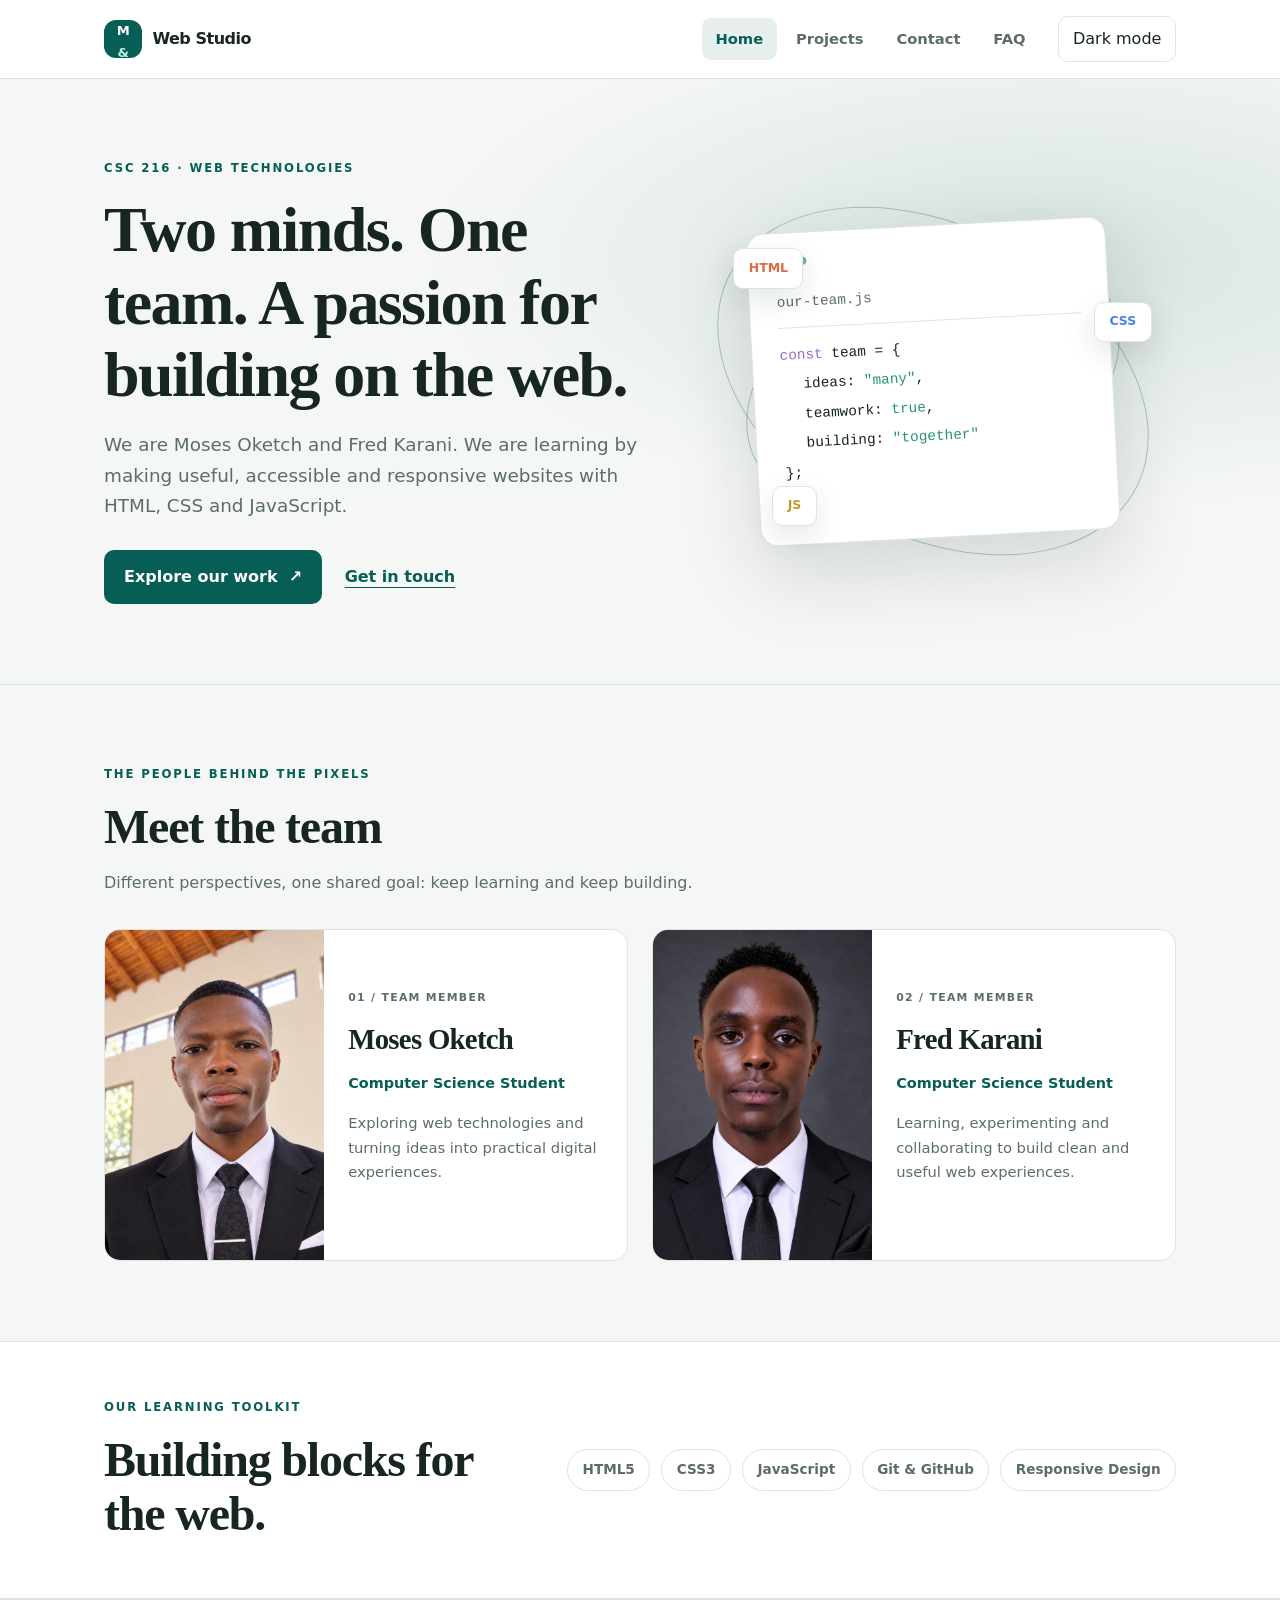
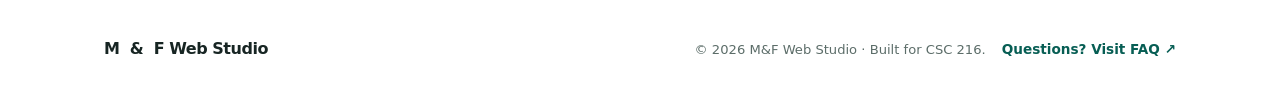
<file: index.html>
<!DOCTYPE html>
<html lang="en">
<head>
  <meta charset="UTF-8">
  <meta name="viewport" content="width=device-width, initial-scale=1.0">
  <meta name="description" content="Meet Moses Oketch and Fred Karani, a student web development team building thoughtful digital experiences.">
  <title>Home | M&F Web Studio</title>
  <link rel="stylesheet" href="css/styles.css">
  <script src="js/script.js" defer></script>
</head>
<body>
  <a class="skip-link" href="#main">Skip to main content</a>
  <header class="site-header">
    <div class="container header-inner">
      <a class="logo" href="index.html"><span class="logo-mark">M<span>&</span>F</span> Web Studio</a>
      <button class="nav-toggle" type="button" aria-expanded="false" aria-controls="site-nav">Menu</button>
      <nav id="site-nav" class="site-nav" aria-label="Main navigation">
        <ul>
          <li><a href="index.html" aria-current="page">Home</a></li>
          <li><a href="projects.html">Projects</a></li>
          <li><a href="contact.html">Contact</a></li>
          <li><a href="faq.html">FAQ</a></li>
        </ul>
      </nav>
      <button class="theme-toggle" type="button" aria-pressed="false">Dark mode</button>
    </div>
  </header>

  <main id="main">
    <section class="hero">
      <div class="container hero-inner">
        <div class="hero-copy">
          <p class="eyebrow">CSC 216 · Web Technologies</p>
          <h1>Two minds. One team. A passion for building on the web.</h1>
          <p class="lead">We are Moses Oketch and Fred Karani. We are learning by making useful, accessible and responsive websites with HTML, CSS and JavaScript.</p>
          <div class="hero-actions">
            <a class="button" href="projects.html">Explore our work <span aria-hidden="true">↗</span></a>
            <a class="text-link" href="contact.html">Get in touch</a>
          </div>
        </div>
        <div class="hero-art" aria-hidden="true">
          <div class="art-orbit orbit-one"></div><div class="art-orbit orbit-two"></div>
          <div class="code-card"><span class="code-dot"></span><span class="code-dot"></span><span class="code-dot"></span>
            <p class="code-muted">our-team.js</p>
            <p><span class="code-purple">const</span> team = {</p>
            <p class="code-indent">ideas: <span class="code-green">"many"</span>,</p>
            <p class="code-indent">teamwork: <span class="code-green">true</span>,</p>
            <p class="code-indent">building: <span class="code-green">"together"</span></p>
            <p>};</p>
            <p class="code-cursor">_</p>
          </div>
          <div class="floating-chip chip-html">HTML</div><div class="floating-chip chip-css">CSS</div><div class="floating-chip chip-js">JS</div>
        </div>
      </div>
    </section>

    <section class="container section">
      <div class="section-heading">
        <p class="eyebrow">The people behind the pixels</p>
        <h2>Meet the team</h2>
        <p>Different perspectives, one shared goal: keep learning and keep building.</p>
      </div>
      <div class="team-grid">
        <article class="profile-card">
          <div class="profile-image-wrap"><img src="images/moses-oketch.jpg" width="900" height="1200" alt="Portrait of Moses Oketch"></div>
          <div class="profile-info"><p class="profile-number">01 / TEAM MEMBER</p><h3>Moses Oketch</h3><p class="role">Computer Science Student</p><p>Exploring web technologies and turning ideas into practical digital experiences.</p></div>
        </article>
        <article class="profile-card">
          <div class="profile-image-wrap"><img src="images/fred-karani.jpg" width="900" height="1200" alt="Portrait of Fred Karani"></div>
          <div class="profile-info"><p class="profile-number">02 / TEAM MEMBER</p><h3>Fred Karani</h3><p class="role">Computer Science Student</p><p>Learning, experimenting and collaborating to build clean and useful web experiences.</p></div>
        </article>
      </div>
    </section>

    <section class="skills-band">
      <div class="container skills-inner">
        <div><p class="eyebrow">Our learning toolkit</p><h2>Building blocks for the web.</h2></div>
        <div class="skill-pills"><span>HTML5</span><span>CSS3</span><span>JavaScript</span><span>Git & GitHub</span><span>Responsive Design</span></div>
      </div>
    </section>
  </main>
  <footer class="site-footer"><div class="container footer-inner"><a class="logo" href="index.html">M<span>&</span>F Web Studio</a><p>© <span id="year">2026</span> M&F Web Studio · Built for CSC 216.</p><a href="faq.html">Questions? Visit FAQ ↗</a></div></footer>
</body>
</html>
</file>
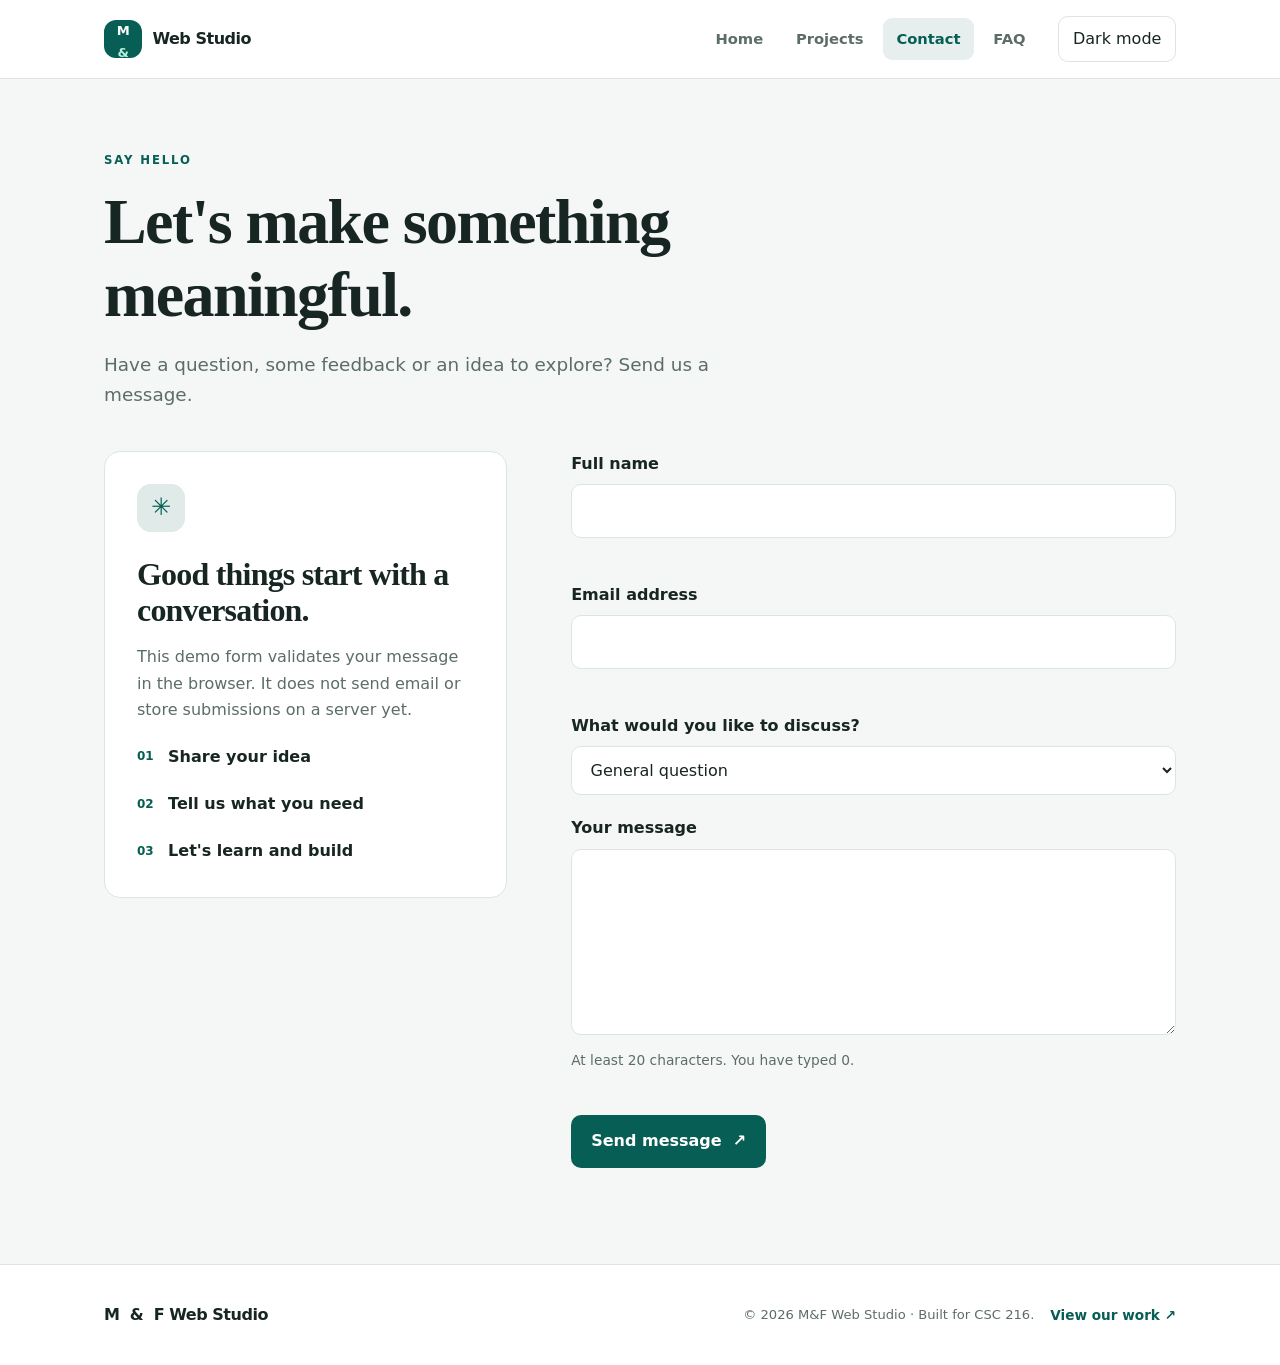
<file: contact.html>
<!DOCTYPE html>
<html lang="en">
<head>
  <meta charset="UTF-8">
  <meta name="viewport" content="width=device-width, initial-scale=1.0">
  <meta name="description" content="Contact M&F Web Studio with a question, idea or collaboration proposal.">
  <title>Contact | M&F Web Studio</title>
  <link rel="stylesheet" href="css/styles.css">
  <script src="js/script.js" defer></script>
</head>
<body>
  <a class="skip-link" href="#main">Skip to main content</a>
  <header class="site-header"><div class="container header-inner">
    <a class="logo" href="index.html"><span class="logo-mark">M<span>&</span>F</span> Web Studio</a>
    <button class="nav-toggle" type="button" aria-expanded="false" aria-controls="site-nav">Menu</button>
    <nav id="site-nav" class="site-nav" aria-label="Main navigation"><ul>
      <li><a href="index.html">Home</a></li><li><a href="projects.html">Projects</a></li><li><a href="contact.html" aria-current="page">Contact</a></li><li><a href="faq.html">FAQ</a></li>
    </ul></nav>
    <button class="theme-toggle" type="button" aria-pressed="false">Dark mode</button>
  </div></header>
  <main id="main" class="container">
    <header class="page-header"><p class="eyebrow">Say hello</p><h1>Let's make something meaningful.</h1><p class="lead">Have a question, some feedback or an idea to explore? Send us a message.</p></header>
    <div class="contact-layout">
      <aside class="contact-aside"><span class="aside-icon">✳</span><h2>Good things start with a conversation.</h2><p>This demo form validates your message in the browser. It does not send email or store submissions on a server yet.</p><div class="contact-note"><span>01</span><p>Share your idea</p></div><div class="contact-note"><span>02</span><p>Tell us what you need</p></div><div class="contact-note"><span>03</span><p>Let's learn and build</p></div></aside>
      <form id="contact-form" class="contact-form" novalidate>
        <div class="field"><label for="name">Full name</label><input type="text" id="name" name="name" autocomplete="name" required aria-describedby="name-error"><p class="error" id="name-error"></p></div>
        <div class="field"><label for="email">Email address</label><input type="email" id="email" name="email" autocomplete="email" required aria-describedby="email-error"><p class="error" id="email-error"></p></div>
        <div class="field"><label for="topic">What would you like to discuss?</label><select id="topic" name="topic"><option value="general">General question</option><option value="collaboration">Collaboration</option><option value="feedback">Feedback on our site</option></select></div>
        <div class="field"><label for="message">Your message</label><textarea id="message" name="message" rows="6" required minlength="20" aria-describedby="message-hint message-error"></textarea><p class="hint" id="message-hint">At least 20 characters. You have typed <span id="char-count">0</span>.</p><p class="error" id="message-error"></p></div>
        <button class="button" type="submit">Send message <span aria-hidden="true">↗</span></button><p id="form-status" class="form-status" role="status"></p>
      </form>
    </div>
  </main>
  <footer class="site-footer"><div class="container footer-inner"><a class="logo" href="index.html">M<span>&</span>F Web Studio</a><p>© <span id="year">2026</span> M&F Web Studio · Built for CSC 216.</p><a href="projects.html">View our work ↗</a></div></footer>
</body>
</html>
</file>
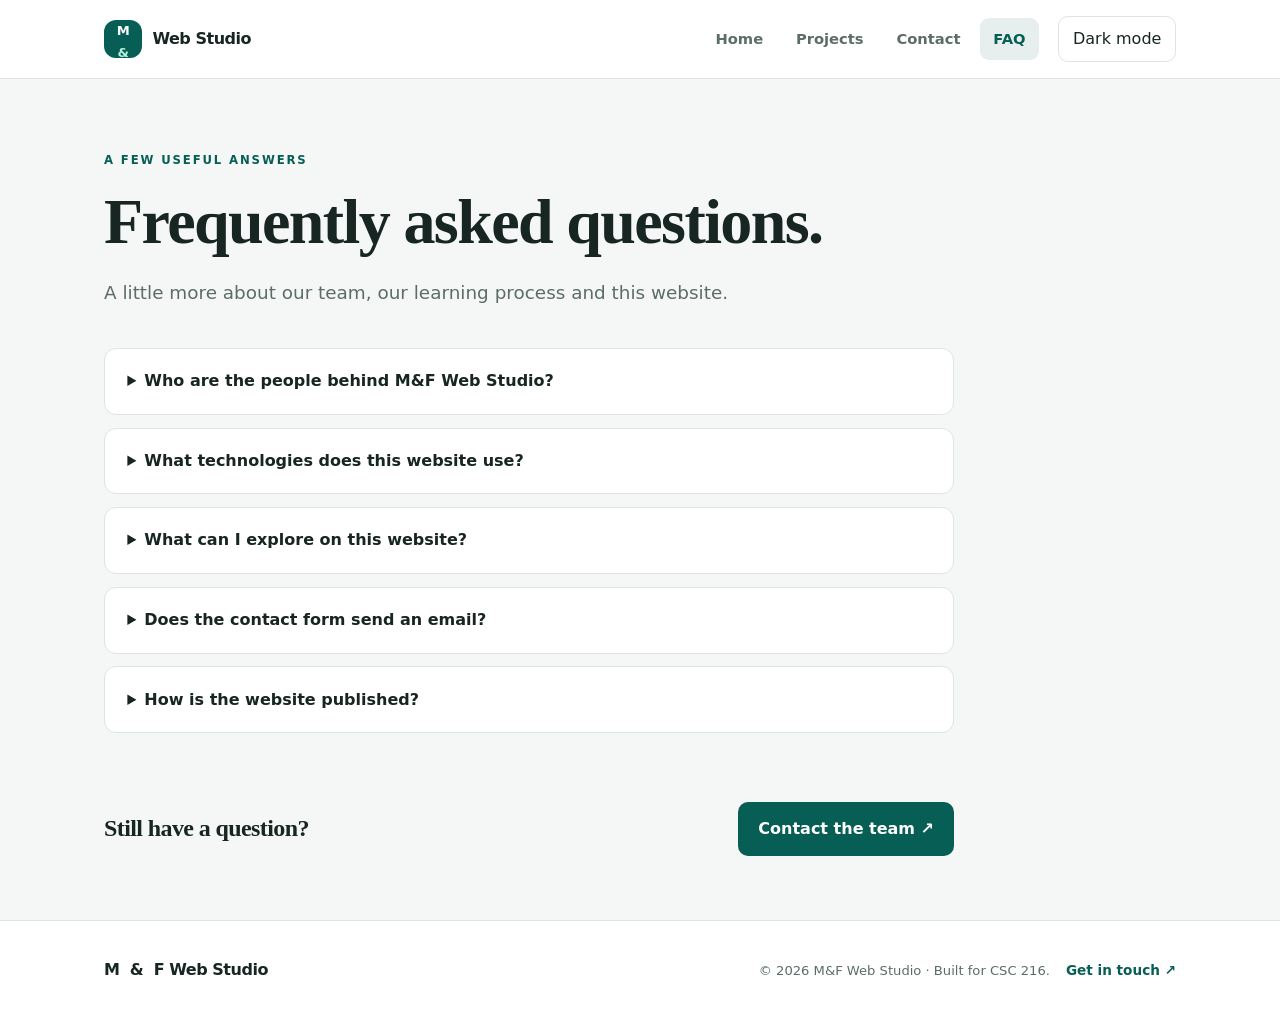
<file: faq.html>
<!DOCTYPE html>
<html lang="en">
<head>
  <meta charset="UTF-8">
  <meta name="viewport" content="width=device-width, initial-scale=1.0">
  <meta name="description" content="Frequently asked questions about M&F Web Studio and the CSC 216 team website.">
  <title>FAQ | M&F Web Studio</title>
  <link rel="stylesheet" href="css/styles.css">
  <script src="js/script.js" defer></script>
</head>
<body>
  <a class="skip-link" href="#main">Skip to main content</a>
  <header class="site-header"><div class="container header-inner">
    <a class="logo" href="index.html"><span class="logo-mark">M<span>&</span>F</span> Web Studio</a>
    <button class="nav-toggle" type="button" aria-expanded="false" aria-controls="site-nav">Menu</button>
    <nav id="site-nav" class="site-nav" aria-label="Main navigation"><ul>
      <li><a href="index.html">Home</a></li><li><a href="projects.html">Projects</a></li><li><a href="contact.html">Contact</a></li><li><a href="faq.html" aria-current="page">FAQ</a></li>
    </ul></nav>
    <button class="theme-toggle" type="button" aria-pressed="false">Dark mode</button>
  </div></header>
  <main id="main" class="container">
    <header class="page-header"><p class="eyebrow">A few useful answers</p><h1>Frequently asked questions.</h1><p class="lead">A little more about our team, our learning process and this website.</p></header>
    <section class="faq-list" aria-label="Frequently asked questions">
      <details><summary>Who are the people behind M&F Web Studio?</summary><p>We are Moses Oketch and Fred Karani, two Computer Science students working together on the CSC 216 Web Technologies Lab 2 project.</p></details>
      <details><summary>What technologies does this website use?</summary><p>The website is built with plain HTML, CSS and JavaScript. It does not use a frontend framework or a template.</p></details>
      <details><summary>What can I explore on this website?</summary><p>You can learn about the team, browse our project cards, filter and search projects, and try the contact form validation.</p></details>
      <details><summary>Does the contact form send an email?</summary><p>Not yet. The form checks the information in your browser and displays a confirmation, but it is not connected to a server or email service.</p></details>
      <details><summary>How is the website published?</summary><p>It is designed to be hosted for free with GitHub Pages from the root of the main branch of its GitHub repository.</p></details>
    </section>
    <div class="faq-cta"><h2>Still have a question?</h2><a class="button" href="contact.html">Contact the team ↗</a></div>
  </main>
  <footer class="site-footer"><div class="container footer-inner"><a class="logo" href="index.html">M<span>&</span>F Web Studio</a><p>© <span id="year">2026</span> M&F Web Studio · Built for CSC 216.</p><a href="contact.html">Get in touch ↗</a></div></footer>
</body>
</html>
</file>
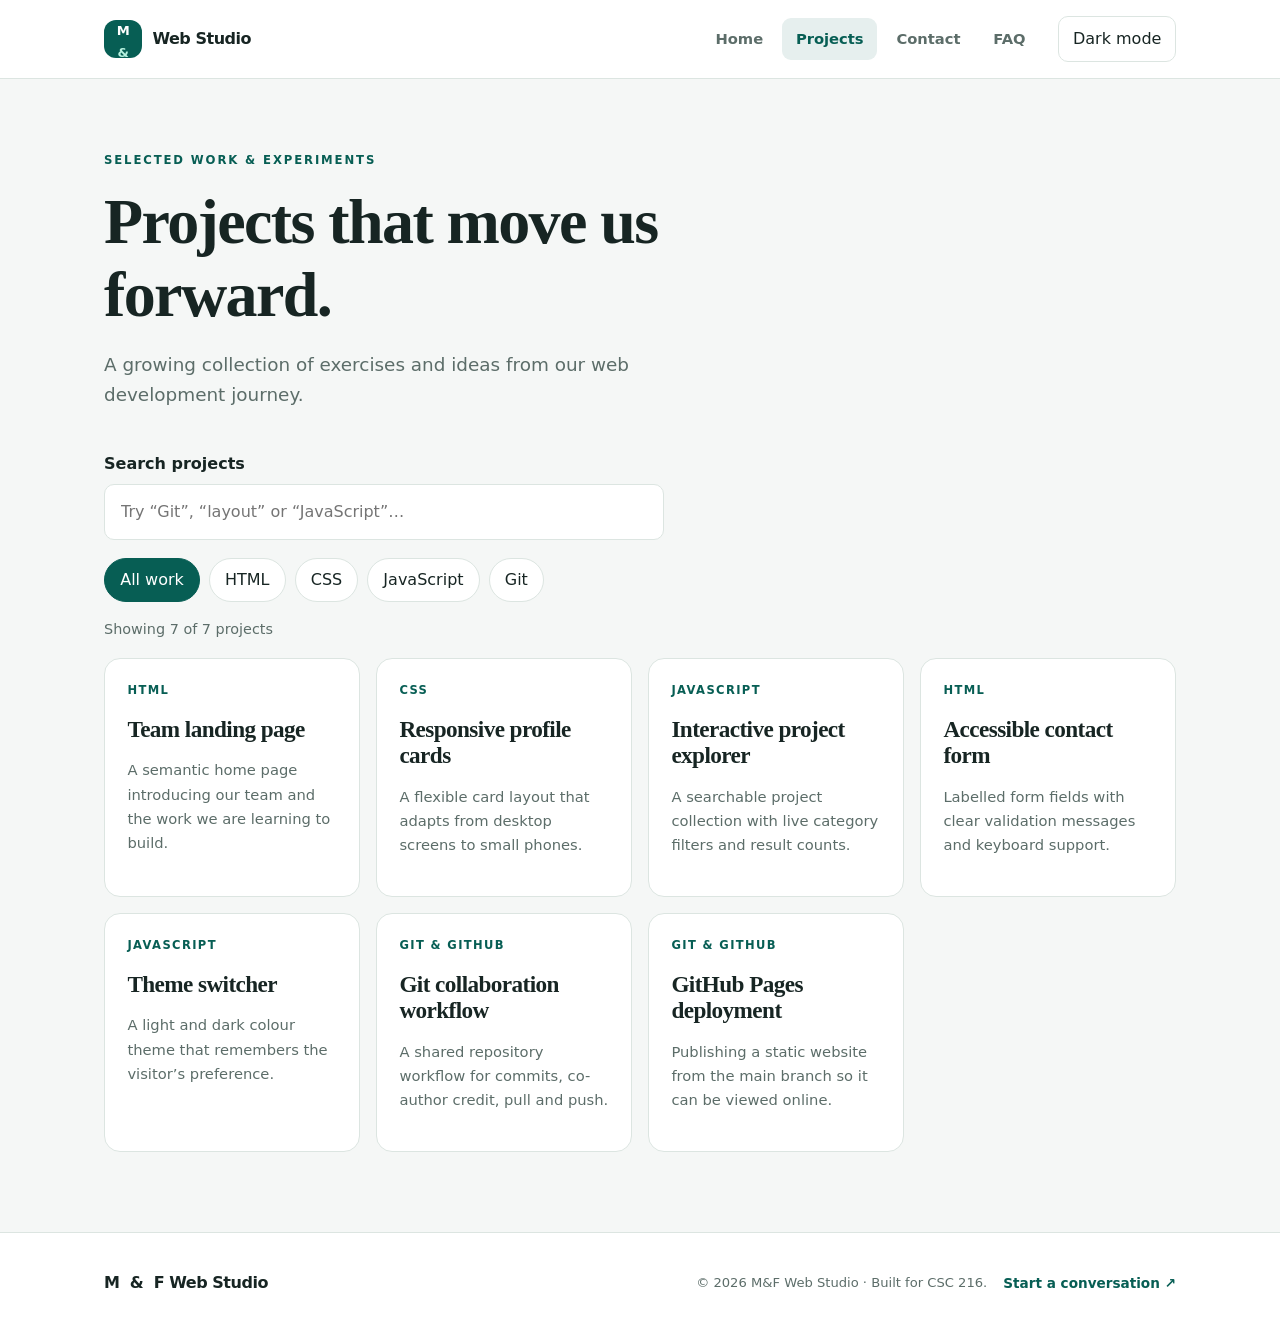
<file: projects.html>
<!DOCTYPE html>
<html lang="en">
<head>
  <meta charset="UTF-8">
  <meta name="viewport" content="width=device-width, initial-scale=1.0">
  <meta name="description" content="Explore web development projects by Moses Oketch and Fred Karani.">
  <title>Projects | M&F Web Studio</title>
  <link rel="stylesheet" href="css/styles.css">
  <script src="js/script.js" defer></script>
</head>
<body>
  <a class="skip-link" href="#main">Skip to main content</a>
  <header class="site-header"><div class="container header-inner">
    <a class="logo" href="index.html"><span class="logo-mark">M<span>&</span>F</span> Web Studio</a>
    <button class="nav-toggle" type="button" aria-expanded="false" aria-controls="site-nav">Menu</button>
    <nav id="site-nav" class="site-nav" aria-label="Main navigation"><ul>
      <li><a href="index.html">Home</a></li><li><a href="projects.html" aria-current="page">Projects</a></li><li><a href="contact.html">Contact</a></li><li><a href="faq.html">FAQ</a></li>
    </ul></nav>
    <button class="theme-toggle" type="button" aria-pressed="false">Dark mode</button>
  </div></header>
  <main id="main" class="container">
    <header class="page-header"><p class="eyebrow">Selected work & experiments</p><h1>Projects that move us forward.</h1><p class="lead">A growing collection of exercises and ideas from our web development journey.</p></header>
    <section class="project-explorer" aria-label="Project explorer">
      <label class="search-label" for="project-search">Search projects</label>
      <input id="project-search" class="project-search" type="search" placeholder="Try “Git”, “layout” or “JavaScript”…">
      <div class="filters" role="group" aria-label="Filter projects by technology">
        <button class="filter-btn" type="button" data-filter="all" aria-pressed="true">All work</button>
        <button class="filter-btn" type="button" data-filter="html" aria-pressed="false">HTML</button>
        <button class="filter-btn" type="button" data-filter="css" aria-pressed="false">CSS</button>
        <button class="filter-btn" type="button" data-filter="js" aria-pressed="false">JavaScript</button>
        <button class="filter-btn" type="button" data-filter="git" aria-pressed="false">Git</button>
      </div>
      <p id="project-count" class="project-count" aria-live="polite"></p>
      <div id="project-list" class="project-grid"></div>
    </section>
  </main>
  <footer class="site-footer"><div class="container footer-inner"><a class="logo" href="index.html">M<span>&</span>F Web Studio</a><p>© <span id="year">2026</span> M&F Web Studio · Built for CSC 216.</p><a href="contact.html">Start a conversation ↗</a></div></footer>
</body>
</html>
</file>
<file: css/styles.css>
:root {
  --color-bg: #f5f7f6;
  --color-surface: #ffffff;
  --color-text: #172523;
  --color-muted: #5c6d69;
  --color-primary: #075e54;
  --color-primary-dark: #06473f;
  --color-on-primary: #ffffff;
  --color-border: #dce5e1;
  --color-error: #a52822;
  --color-success: #176b3a;
  --font-body: Inter, ui-sans-serif, system-ui, -apple-system, "Segoe UI", sans-serif;
  --font-heading: Georgia, "Times New Roman", serif;
  --space-1: .5rem; --space-2: 1rem; --space-3: 1.5rem; --space-4: 2.5rem; --space-5: 5rem;
  --radius: 16px; --max-width: 1120px;
}
body.dark {
  --color-bg: #101b1a; --color-surface: #172624; --color-text: #edf5f2;
  --color-muted: #b4c4bf; --color-primary: #76d8c5; --color-primary-dark: #a2eadb;
  --color-on-primary: #10211e; --color-border: #304440; --color-error: #ff9a90; --color-success: #8de0a8;
  color-scheme: dark;
}
*, *::before, *::after { box-sizing: border-box; }
html { scroll-behavior: smooth; }
body { margin: 0; font-family: var(--font-body); font-size: 1rem; line-height: 1.65; color: var(--color-text); background: var(--color-bg); transition: background-color .25s ease, color .25s ease; }
h1,h2,h3 { font-family: var(--font-heading); line-height: 1.13; letter-spacing: -.025em; margin: 0 0 var(--space-2); }
p { margin: 0 0 var(--space-2); }
a { color: var(--color-primary); }
a:hover { color: var(--color-primary-dark); }
img { display: block; max-width: 100%; }
button,input,select,textarea { font: inherit; }
:focus-visible { outline: 3px solid var(--color-primary); outline-offset: 4px; }
.container { width: 100%; max-width: var(--max-width); margin-inline: auto; padding-inline: 1.5rem; }
.section { padding-block: var(--space-5); }
.skip-link { position: absolute; top: -5rem; left: 1rem; z-index: 100; padding: .7rem 1rem; border-radius: 8px; background: var(--color-primary); color: var(--color-on-primary); }
.skip-link:focus { top: 1rem; }
.site-header { position: sticky; top: 0; z-index: 10; background: color-mix(in srgb, var(--color-surface) 92%, transparent); backdrop-filter: blur(14px); border-bottom: 1px solid var(--color-border); }
.header-inner { min-height: 78px; display: flex; align-items: center; gap: 1.2rem; }
.logo { display: inline-flex; align-items: center; gap: .65rem; margin-right: auto; color: var(--color-text); text-decoration: none; font-weight: 750; letter-spacing: -.03em; }
.logo-mark { display: grid; place-items: center; width: 38px; height: 38px; border-radius: 12px; color: var(--color-on-primary); background: var(--color-primary); font-size: .82rem; }
.logo span span, .footer-inner .logo > span > span { color: #b7f1df; }
.site-nav ul { display: flex; align-items: center; gap: .35rem; list-style: none; padding: 0; margin: 0; }
.site-nav a { display: block; padding: .55rem .85rem; border-radius: 9px; color: var(--color-muted); text-decoration: none; font-size: .92rem; font-weight: 600; }
.site-nav a:hover, .site-nav a[aria-current="page"] { color: var(--color-primary); background: color-mix(in srgb, var(--color-primary) 10%, var(--color-surface)); }
.nav-toggle,.theme-toggle { padding: .55rem .85rem; border: 1px solid var(--color-border); border-radius: 10px; background: transparent; color: var(--color-text); cursor: pointer; }
.nav-toggle { display: none; }
.hero { overflow: hidden; background: radial-gradient(ellipse at 82% 30%, color-mix(in srgb, var(--color-primary) 13%, var(--color-bg)), transparent 42%), var(--color-bg); border-bottom: 1px solid var(--color-border); }
.hero-inner { min-height: 570px; display: grid; grid-template-columns: 1.05fr .95fr; align-items: center; gap: 3rem; padding-block: 5rem; }
.eyebrow { color: var(--color-primary); text-transform: uppercase; letter-spacing: .16em; font-size: .73rem; font-weight: 800; margin-bottom: 1rem; }
.hero h1 { max-width: 690px; font-size: clamp(2.8rem, 5vw, 4.8rem); }
.lead { max-width: 650px; color: var(--color-muted); font-size: 1.15rem; margin: 1.2rem 0 1.8rem; }
.hero-actions { display: flex; align-items: center; flex-wrap: wrap; gap: 1.4rem; }
.button { display: inline-flex; align-items: center; gap: .7rem; padding: .85rem 1.25rem; border: 0; border-radius: 10px; background: var(--color-primary); color: var(--color-on-primary); text-decoration: none; font-weight: 750; cursor: pointer; transition: transform .2s ease, background .2s ease; }
.button:hover { background: var(--color-primary-dark); color: var(--color-on-primary); transform: translateY(-2px); }
.text-link { font-weight: 700; text-decoration-thickness: 1px; text-underline-offset: 5px; }
.hero-art { position: relative; min-height: 380px; display: grid; place-items: center; }
.art-orbit { position: absolute; border: 1px solid color-mix(in srgb, var(--color-primary) 30%, transparent); border-radius: 50%; transform: rotate(-22deg); }
.orbit-one { width: 390px; height: 250px; }
.orbit-two { width: 460px; height: 310px; transform: rotate(28deg); }
.code-card { position: relative; z-index: 1; width: min(100%, 360px); padding: 1.5rem 1.7rem; border: 1px solid var(--color-border); border-radius: 18px; background: var(--color-surface); box-shadow: 0 28px 80px #071c1926; transform: rotate(-3deg); font-family: ui-monospace, SFMono-Regular, Consolas, monospace; font-size: .9rem; }
.code-card p { margin: .35rem 0; }
.code-dot { display: inline-block; width: 8px; height: 8px; border-radius: 50%; background: #e69a69; margin: 0 .25rem .7rem 0; }
.code-dot:nth-child(2) { background: #e3c66b; }.code-dot:nth-child(3) { background: #70b995; }
.code-muted { color: var(--color-muted); border-bottom: 1px solid var(--color-border); padding-bottom: .8rem; margin-bottom: 1rem !important; }
.code-purple { color: #9d68c5; }.code-green { color: #26966e; }.code-indent { padding-left: 1.4rem; }.code-cursor { color: var(--color-primary); }
.floating-chip { position: absolute; z-index: 2; padding: .55rem .9rem; border-radius: 10px; background: var(--color-surface); border: 1px solid var(--color-border); box-shadow: 0 10px 30px #071c191c; font-weight: 800; font-size: .78rem; }
.chip-html { top: 15%; left: 9%; color: #d86d45; }.chip-css { right: 5%; top: 29%; color: #4b83d6; }.chip-js { bottom: 12%; left: 17%; color: #bd972b; }
.section-heading { max-width: 650px; margin-bottom: 2rem; }.section-heading h2,.skills-inner h2 { font-size: clamp(2rem, 4vw, 3rem); }.section-heading > p:last-child { color: var(--color-muted); }
.team-grid { display: grid; grid-template-columns: repeat(2,minmax(0,1fr)); gap: 1.5rem; }
.profile-card { display: grid; grid-template-columns: 42% 1fr; overflow: hidden; border: 1px solid var(--color-border); border-radius: var(--radius); background: var(--color-surface); }
.profile-image-wrap { min-height: 330px; background: #d8e2dd; overflow: hidden; }.profile-image-wrap img { width: 100%; height: 100%; object-fit: cover; object-position: center 25%; }
.profile-info { align-self: center; padding: 1.5rem; }.profile-number { color: var(--color-muted); font-size: .68rem; font-weight: 800; letter-spacing: .12em; }.profile-info h3 { font-size: 1.8rem; }.profile-info p:last-child { color: var(--color-muted); font-size: .92rem; }.role { color: var(--color-primary); font-weight: 700; font-size: .9rem; }
.skills-band { padding-block: 3.5rem; background: var(--color-surface); border-block: 1px solid var(--color-border); }.skills-inner { display: flex; justify-content: space-between; align-items: center; gap: 2rem; }.skills-inner h2 { max-width: 400px; margin: 0; }.skill-pills { display: flex; flex-wrap: wrap; justify-content: flex-end; gap: .7rem; }.skill-pills span { padding: .55rem .9rem; border: 1px solid var(--color-border); border-radius: 999px; color: var(--color-muted); font-size: .85rem; font-weight: 650; }
.page-header { padding-block: 4.5rem 2.5rem; }.page-header h1 { max-width: 760px; font-size: clamp(2.5rem,5vw,4.2rem); }.page-header .lead { margin-bottom: 0; }
.project-explorer { padding-bottom: 5rem; }.search-label,label { display: block; font-weight: 700; margin-bottom: .45rem; }.project-search { width: 100%; max-width: 560px; padding: .85rem 1rem; margin-bottom: 1.1rem; border: 1px solid var(--color-border); border-radius: 10px; color: var(--color-text); background: var(--color-surface); }
.filters { display: flex; flex-wrap: wrap; gap: .55rem; margin-bottom: 1rem; }.filter-btn { padding: .5rem .95rem; border: 1px solid var(--color-border); border-radius: 999px; background: var(--color-surface); color: var(--color-text); cursor: pointer; }.filter-btn[aria-pressed="true"] { border-color: var(--color-primary); background: var(--color-primary); color: var(--color-on-primary); }.project-count { color: var(--color-muted); font-size: .9rem; }.project-grid { display: grid; grid-template-columns: repeat(auto-fit,minmax(245px,1fr)); gap: 1rem; }.project-card { min-height: 215px; padding: 1.4rem; border: 1px solid var(--color-border); border-radius: var(--radius); background: var(--color-surface); }.project-card .tag { color: var(--color-primary); font-size: .72rem; font-weight: 850; letter-spacing: .12em; text-transform: uppercase; }.project-card h2 { margin-top: 1rem; font-size: 1.45rem; }.project-card p:last-child { color: var(--color-muted); font-size: .92rem; }.empty-state { grid-column: 1/-1; padding: 2rem; border: 1px dashed var(--color-border); border-radius: var(--radius); color: var(--color-muted); text-align: center; }
.contact-layout { display: grid; grid-template-columns: .8fr 1.2fr; gap: 4rem; padding-bottom: 5rem; }.contact-aside { padding: 2rem; border-radius: var(--radius); background: var(--color-surface); border: 1px solid var(--color-border); align-self: start; }.aside-icon { display: inline-grid; place-items: center; width: 48px; height: 48px; margin-bottom: 1.5rem; border-radius: 14px; background: color-mix(in srgb, var(--color-primary) 13%, var(--color-surface)); color: var(--color-primary); font-size: 1.5rem; }.contact-aside h2 { font-size: 2rem; }.contact-aside > p { color: var(--color-muted); }.contact-note { display: flex; align-items: center; gap: .9rem; margin-top: 1.3rem; }.contact-note span { color: var(--color-primary); font-size: .75rem; font-weight: 850; }.contact-note p { margin: 0; font-weight: 650; }.contact-form { max-width: 620px; }.field { margin-bottom: 1.25rem; }.field input,.field select,.field textarea { width: 100%; padding: .8rem .9rem; border: 1px solid var(--color-border); border-radius: 10px; background: var(--color-surface); color: var(--color-text); }.field textarea { resize: vertical; }.field input:focus,.field select:focus,.field textarea:focus { border-color: var(--color-primary); }.field [aria-invalid="true"] { border-color: var(--color-error); }.hint,.error { margin: .35rem 0 0; font-size: .86rem; }.hint { color: var(--color-muted); }.error { min-height: 1.3em; color: var(--color-error); }.form-status { margin-top: 1rem; color: var(--color-success); font-weight: 700; }
.faq-list { max-width: 850px; padding-bottom: 2rem; }.faq-list details { margin-bottom: .8rem; padding: 1.2rem 1.4rem; border: 1px solid var(--color-border); border-radius: 12px; background: var(--color-surface); }.faq-list summary { cursor: pointer; font-weight: 750; }.faq-list details p { margin: 1rem 0 0; color: var(--color-muted); }.faq-cta { display: flex; align-items: center; justify-content: space-between; gap: 1rem; max-width: 850px; padding: 1.5rem 0 4rem; }.faq-cta h2 { margin: 0; }
.site-footer { border-top: 1px solid var(--color-border); background: var(--color-surface); }.footer-inner { min-height: 100px; display: flex; align-items: center; justify-content: space-between; gap: 1rem; }.footer-inner p { margin: 0; color: var(--color-muted); font-size: .82rem; }.footer-inner > a:last-child { font-size: .85rem; font-weight: 700; text-decoration: none; }
@media (max-width: 850px) { .hero-inner { grid-template-columns: 1fr  .8fr; gap: 1rem; }.profile-card { grid-template-columns: 1fr; }.profile-image-wrap { height: 280px; min-height: 0; }.contact-layout { gap: 2rem; } }
@media (max-width: 700px) { .container { padding-inline: 1.1rem; }.header-inner { min-height: 70px; flex-wrap: wrap; gap: .6rem; }.nav-toggle { display: inline-block; }.site-nav { display: none; order: 4; width: 100%; }.site-nav.open { display: block; }.site-nav ul { align-items: stretch; flex-direction: column; padding-bottom: .8rem; }.site-nav a { padding: .7rem; }.theme-toggle { font-size: .82rem; }.hero-inner { grid-template-columns: 1fr; padding-block: 4rem 3rem; }.hero-art { min-height: 300px; }.orbit-one { width: 310px; }.orbit-two { width: 360px; }.hero h1 { font-size: clamp(2.55rem,12vw,4rem); }.team-grid { grid-template-columns: 1fr; }.profile-card { grid-template-columns: 40% 1fr; }.profile-image-wrap { height: auto; min-height: 250px; }.profile-info { padding: 1rem; }.profile-info h3 { font-size: 1.4rem; }.skills-inner { align-items: flex-start; flex-direction: column; }.skill-pills { justify-content: flex-start; }.contact-layout { grid-template-columns: 1fr; }.footer-inner { align-items: flex-start; flex-direction: column; justify-content: center; padding-block: 1.4rem; }.faq-cta { align-items: flex-start; flex-direction: column; } }
@media (max-width: 430px) { .profile-card { grid-template-columns: 1fr; }.profile-image-wrap { height: 320px; }.hero-art { min-height: 260px; }.code-card { width: 290px; font-size: .78rem; }.floating-chip { font-size: .7rem; }.theme-toggle { padding: .5rem .6rem; } }
@media (prefers-reduced-motion: reduce) { *,*::before,*::after { scroll-behavior: auto !important; transition: none !important; }}
</file>
